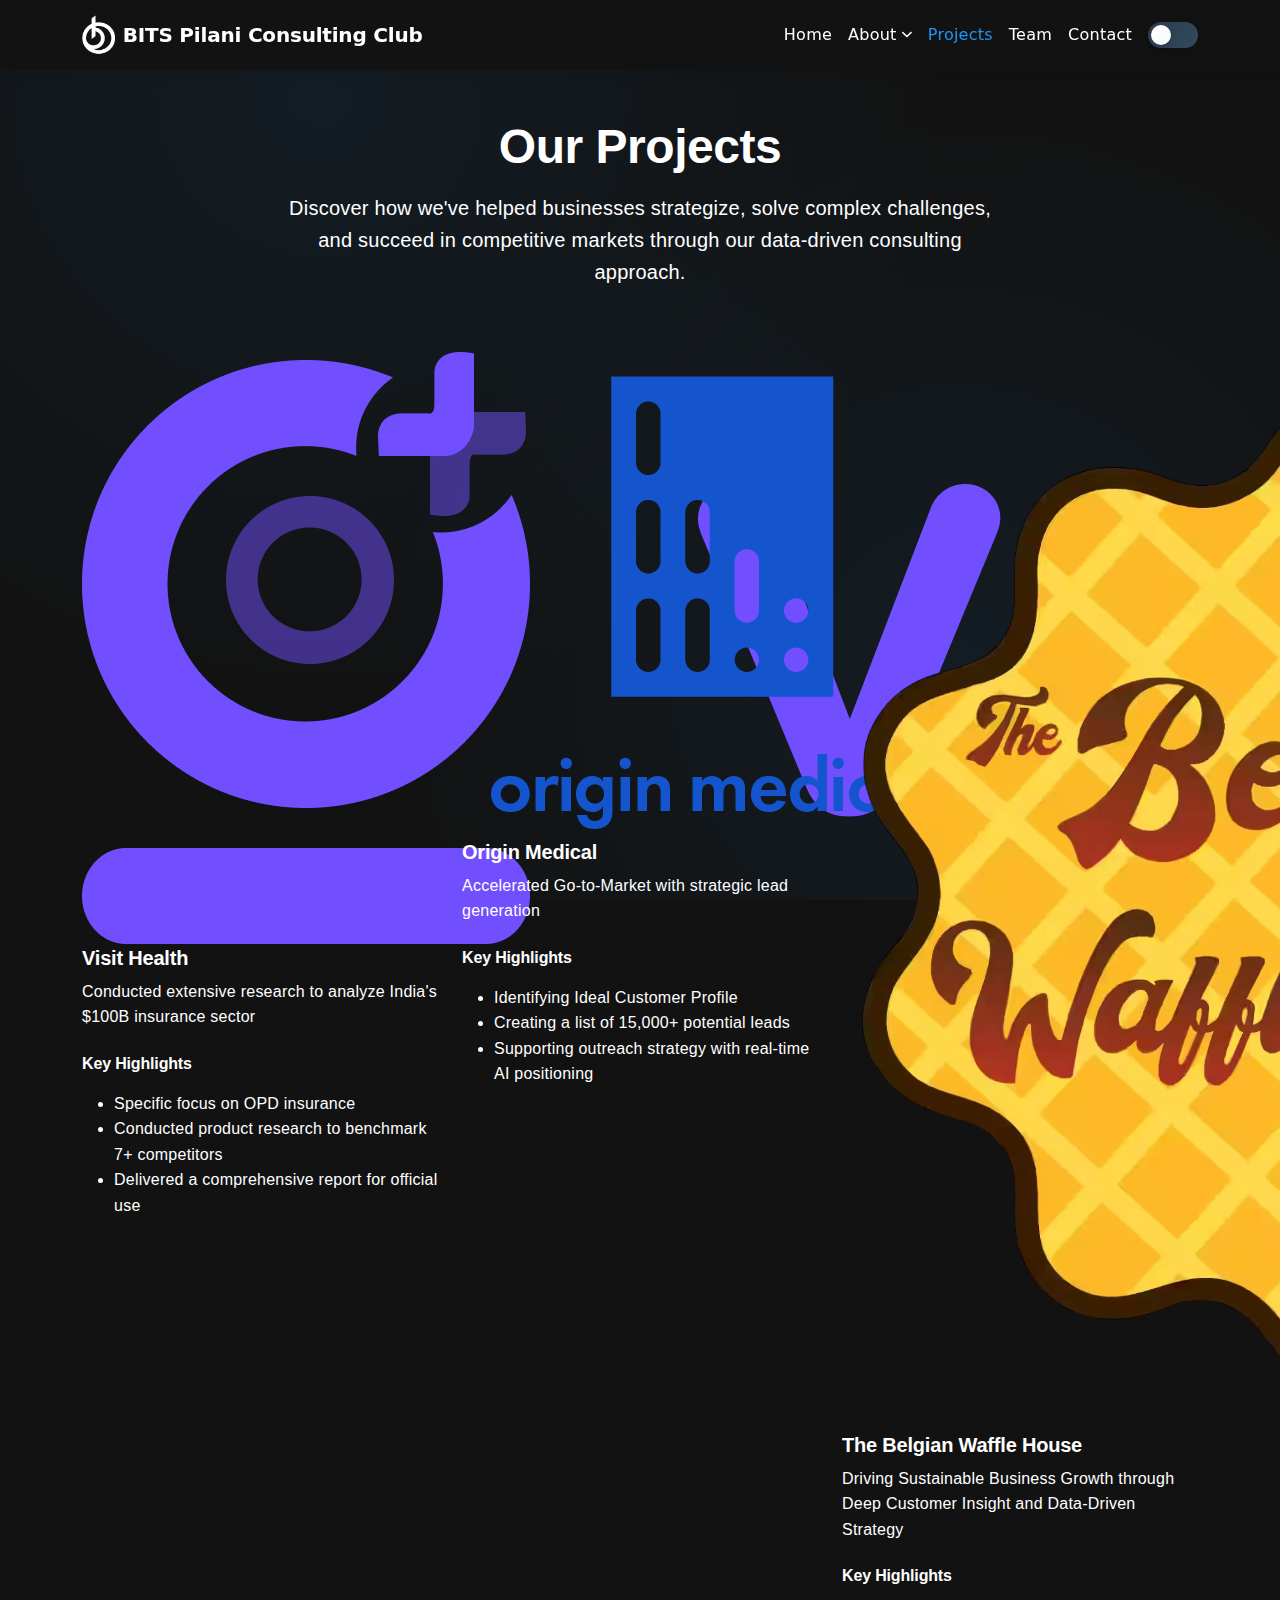
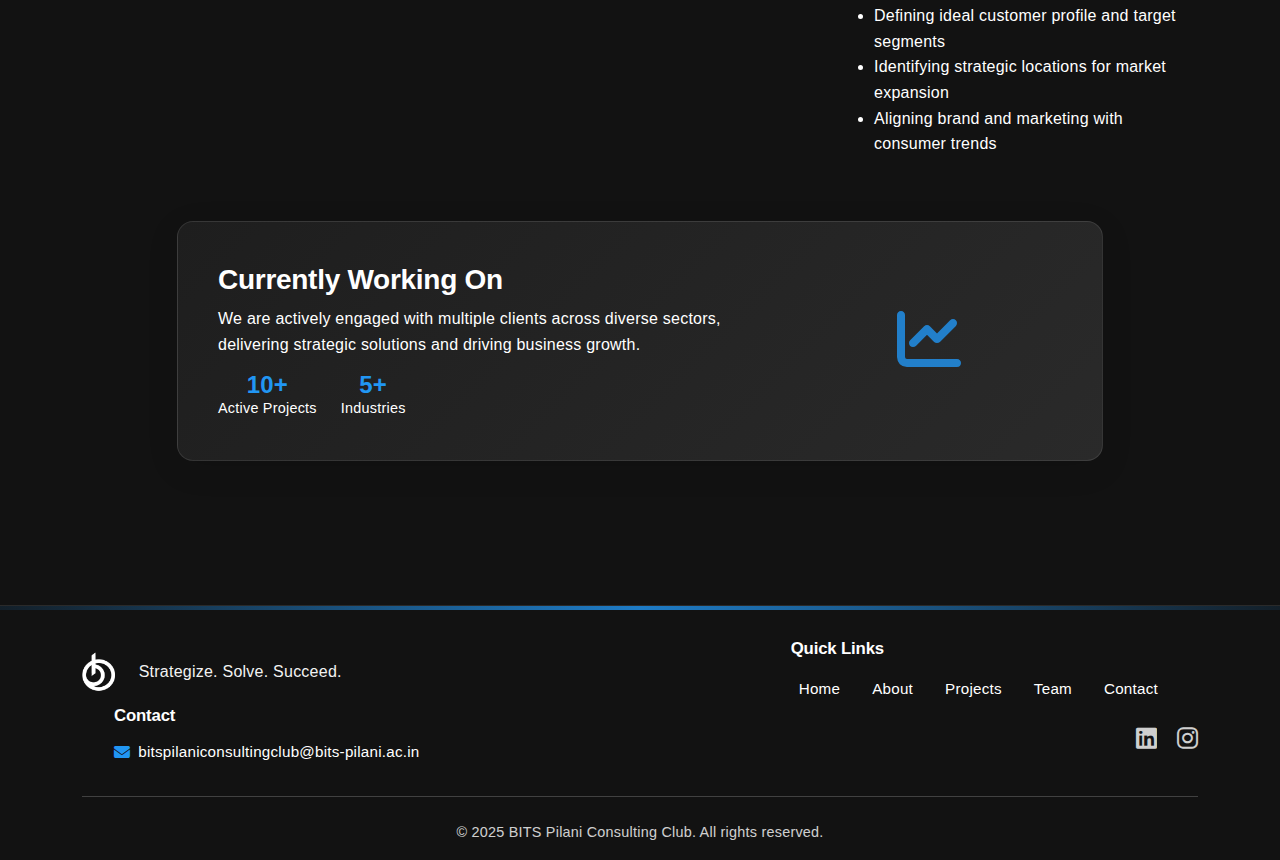
<file: projects.html>
<!DOCTYPE html>
<html lang="en" data-bs-theme="dark">
<head>
    <meta charset="UTF-8">
    <meta name="viewport" content="width=device-width, initial-scale=1.0">
    <title>Projects - BITS Pilani Consulting Club</title>
    <meta name="description" content="Explore the projects and case studies from BITS Pilani Consulting Club.">
    <!-- Bootstrap CSS -->
    <link href="https://cdn.jsdelivr.net/npm/bootstrap@5.3.0/dist/css/bootstrap.min.css" rel="stylesheet">
    <!-- Google Fonts -->
    <link rel="preconnect" href="https://fonts.googleapis.com">
    <link rel="preconnect" href="https://fonts.gstatic.com" crossorigin>
    <link href="https://fonts.googleapis.com/css2?family=DM+Sans:wght@400;500;700;800&display=swap" rel="stylesheet">
    <!-- Font Awesome Icons -->
    <link rel="stylesheet" href="https://cdnjs.cloudflare.com/ajax/libs/font-awesome/6.4.0/css/all.min.css">
    <!-- Custom CSS - Modular approach -->
    <link rel="stylesheet" href="css/main.css">
    <link rel="stylesheet" href="css/navbar.css">
    <link rel="stylesheet" href="css/hero.css">
    <link rel="stylesheet" href="css/cards.css">
    <link rel="stylesheet" href="css/footer.css">
    <link rel="stylesheet" href="css/utils.css">
    <link rel="stylesheet" href="css/theme-switcher.css">
</head>
<body class="dark-theme">
    <!-- Navigation - Fixed height and alignment -->
    <nav class="navbar navbar-expand-lg fixed-top">
        <div class="container">
            <!-- Hamburger button (left side in mobile only) -->
            <button class="navbar-toggler" type="button" data-bs-toggle="collapse" data-bs-target="#navbarNav" aria-controls="navbarNav" aria-expanded="false" aria-label="Toggle navigation">
                <span class="navbar-toggler-icon"></span>
            </button>
            
            <!-- Brand (logo and text together for desktop) -->
            <a class="navbar-brand" href="index.html">
                <img src="photos/bpcclogo.png" alt="BPCC Logo" class="navbar-logo navbar-logo-dark me-2" aria-hidden="true">
                <img src="photos/bpcclogo_light.png" alt="BPCC Logo" class="navbar-logo navbar-logo-light me-2" aria-hidden="true">
                <span class="navbar-brand-full">BITS Pilani Consulting Club</span>
            </a>

            <div class="collapse navbar-collapse" id="navbarNav">
                <ul class="navbar-nav ms-auto">
                    <li class="nav-item">
                        <a href="index.html" class="nav-link">Home</a>
                    </li>
                    <!-- About nav link with dropdown -->
                    <li class="nav-item dropdown">
                        <a href="about.html" class="nav-link" id="aboutDropdown" role="button" data-bs-toggle="dropdown" aria-expanded="false">
                            About <i class="fas fa-chevron-down small-arrow"></i>
                        </a>
                        <ul class="dropdown-menu" aria-labelledby="aboutDropdown">
                            <li><a class="dropdown-item" href="about.html#about-bits-section">About BITS Pilani</a></li>
                            <li><a class="dropdown-item" href="about.html#about-bpcc-section">About Us</a></li>
                        </ul>
                    </li>
                    <li class="nav-item">
                        <a href="projects.html" class="nav-link active">Projects</a>
                    </li>
                    <li class="nav-item">
                        <a href="team.html" class="nav-link">Team</a>
                    </li>
                    <li class="nav-item">
                        <a href="contact.html" class="nav-link">Contact</a>
                    </li>
                    <!-- Theme Toggle Button -->
                    <li class="nav-item ms-2">
                        <div class="theme-toggle-wrapper">
                            <label class="theme-switch" for="themeToggle">
                                <input type="checkbox" id="themeToggle">
                                <span class="slider round"></span>
                                <i class="fas fa-sun theme-icon-light"></i>
                                <i class="fas fa-moon theme-icon-dark"></i>
                            </label>
                        </div>
                    </li>
                </ul>
            </div>
        </div>
        
        <!-- Separate centered text ONLY for mobile - make it clickable -->
        <a href="index.html" class="navbar-brand-full d-lg-none">BITS Pilani Consulting Club</a>
    </nav>

    <main id="main-content">
        <!-- Projects Section -->
        <div class="container py-5">
            <div class="row justify-content-center">
                <div class="col-lg-8 text-center mb-5">
                    <h1 class="display-5 fw-bold mb-3">Our Projects</h1>
                    <p class="lead">Discover how we've helped businesses strategize, solve complex challenges, and succeed in competitive markets through our data-driven consulting approach.</p>
                </div>
            </div>

            <div class="row g-4 mb-5">
                <div class="col-lg-4">
                    <div class="project-card visit-health h-100">
                        <div class="project-header">
                            <div class="project-logo">
                                <img src="photos/projectlogos/visit.jpg" alt="Visit Health Logo">
                            </div>
                            <div class="project-title">
                                <h5 class="card-title fw-bold mb-2">Visit Health</h5>
                                <p class="project-subtitle">Conducted extensive research to analyze India's $100B insurance sector</p>
                            </div>
                        </div>
                        <div class="project-content">
                            <h6 class="mb-3 mt-4 fw-bold">Key Highlights</h6>
                            <ul class="project-highlights">
                                <li>Specific focus on OPD insurance</li>
                                <li>Conducted product research to benchmark 7+ competitors</li>
                                <li>Delivered a comprehensive report for official use</li>
                            </ul>
                        </div>
                    </div>
                </div>
                
                <div class="col-lg-4">
                    <div class="project-card origin-medical h-100">
                        <div class="project-header">
                            <div class="project-logo">
                                <img src="photos/projectlogos/originmedical.png" alt="Origin Medical Logo">
                            </div>
                            <div class="project-title">
                                <h5 class="card-title fw-bold mb-2">Origin Medical</h5>
                                <p class="project-subtitle">Accelerated Go-to-Market with strategic lead generation</p>
                            </div>
                        </div>
                        <div class="project-content">
                            <h6 class="mb-3 mt-4 fw-bold">Key Highlights</h6>
                            <ul class="project-highlights">
                                <li>Identifying Ideal Customer Profile</li>
                                <li>Creating a list of 15,000+ potential leads</li>
                                <li>Supporting outreach strategy with real-time AI positioning</li>
                            </ul>
                        </div>
                    </div>
                </div>
                
                <div class="col-lg-4">
                    <div class="project-card belgian-waffle h-100">
                        <div class="project-header">
                            <div class="project-logo">
                                <img src="photos/projectlogos/belgianwaffle.jpg" alt="Belgian Waffle House Logo">
                            </div>
                            <div class="project-title">
                                <h5 class="card-title fw-bold mb-2">The Belgian Waffle House</h5>
                                <p class="project-subtitle">Driving Sustainable Business Growth through Deep Customer Insight and Data-Driven Strategy</p>
                            </div>
                        </div>
                        <div class="project-content">
                            <h6 class="mb-3 mt-4 fw-bold">Key Highlights</h6>
                            <ul class="project-highlights">
                                <li>Defining ideal customer profile and target segments</li>
                                <li>Identifying strategic locations for market expansion</li>
                                <li>Aligning brand and marketing with consumer trends</li>
                            </ul>
                        </div>
                    </div>
                </div>
            </div>
            
            <!-- Ongoing Projects Section -->
            <div class="row justify-content-center mt-5">
                <div class="col-lg-10">
                    <div class="ongoing-projects-banner">
                        <div class="row align-items-center">
                            <div class="col-md-8">
                                <h3 class="fw-bold mb-2">Currently Working On</h3>
                                <p class="mb-3">We are actively engaged with multiple clients across diverse sectors, delivering strategic solutions and driving business growth.</p>
                                <div class="ongoing-stats d-flex flex-wrap gap-4">
                                    <div class="stat-item">
                                        <span class="stat-number-small">10+</span>
                                        <span class="stat-label-small">Active Projects</span>
                                    </div>
                                    <div class="stat-item">
                                        <span class="stat-number-small">5+</span>
                                        <span class="stat-label-small">Industries</span>
                                    </div>
                                </div>
                            </div>
                            <div class="col-md-4 text-center">
                                <div class="ongoing-icon">
                                    <i class="fas fa-chart-line"></i>
                                </div>
                            </div>
                        </div>
                    </div>
                </div>
            </div>
        </div>
    </main>

    <!-- Footer -->
    <footer class="footer mt-5">
        <div class="container">
            <div class="row align-items-center justify-content-between">
                <!-- Logo and motto -->
                <div class="col-auto">
                    <div class="footer-brand d-flex align-items-center">
                        <img src="photos/bpcclogo.png" alt="BPCC Logo" class="footer-logo footer-logo-dark">
                        <img src="photos/bpcclogo_light.png" alt="BPCC Logo" class="footer-logo footer-logo-light">
                        <span class="footer-motto">Strategize. Solve. Succeed.</span>
                    </div>
                </div>
                
                <!-- Quick Links with header -->
                <div class="col-auto">
                    <div class="footer-links">
                        <h6>Quick Links</h6>
                        <div class="footer-nav">
                            <a href="index.html">Home</a>
                            <a href="about.html">About</a>
                            <a href="projects.html">Projects</a>
                            <a href="team.html">Team</a>
                            <a href="contact.html">Contact</a>
                        </div>
                    </div>
                </div>
                
                <!-- Contact Email with header -->
                <div class="col-auto">
                    <div class="footer-contact">
                        <h6>Contact</h6>
                        <div class="footer-contact-item">
                            <i class="fas fa-envelope text-primary me-2"></i>
                            <span class="footer-email">bitspilaniconsultingclub@bits-pilani.ac.in</span>
                        </div>
                    </div>
                </div>
                
                <!-- Social Links -->
                <div class="col-auto">
                    <div class="social-links">
                        <a href="https://www.linkedin.com/company/bits-pilani-consulting-club/" target="_blank"><i class="fab fa-linkedin"></i></a>
                        <a href="https://www.instagram.com/bitspilaniconsultingclub/" target="_blank"><i class="fab fa-instagram"></i></a>
                    </div>
                </div>
            </div>
            
            <!-- Copyright -->
            <div class="footer-bottom text-center">
                <p>&copy; 2025 BITS Pilani Consulting Club. All rights reserved.</p>
            </div>
        </div>
    </footer>

    <!-- Back to top button -->
    <button class="btn btn-primary btn-sm rounded-circle position-fixed bottom-0 end-0 translate-middle-y m-4 d-none" id="backToTop">
        <i class="fas fa-arrow-up"></i>
    </button>

    <!-- Bootstrap JS -->
    <script src="https://cdn.jsdelivr.net/npm/bootstrap@5.3.0/dist/js/bootstrap.bundle.min.js"></script>
    <!-- Custom JS -->
    <script src="app.js"></script>
</body>
</html>
    <script src="app.js"></script>
</body>
</html>
</file>
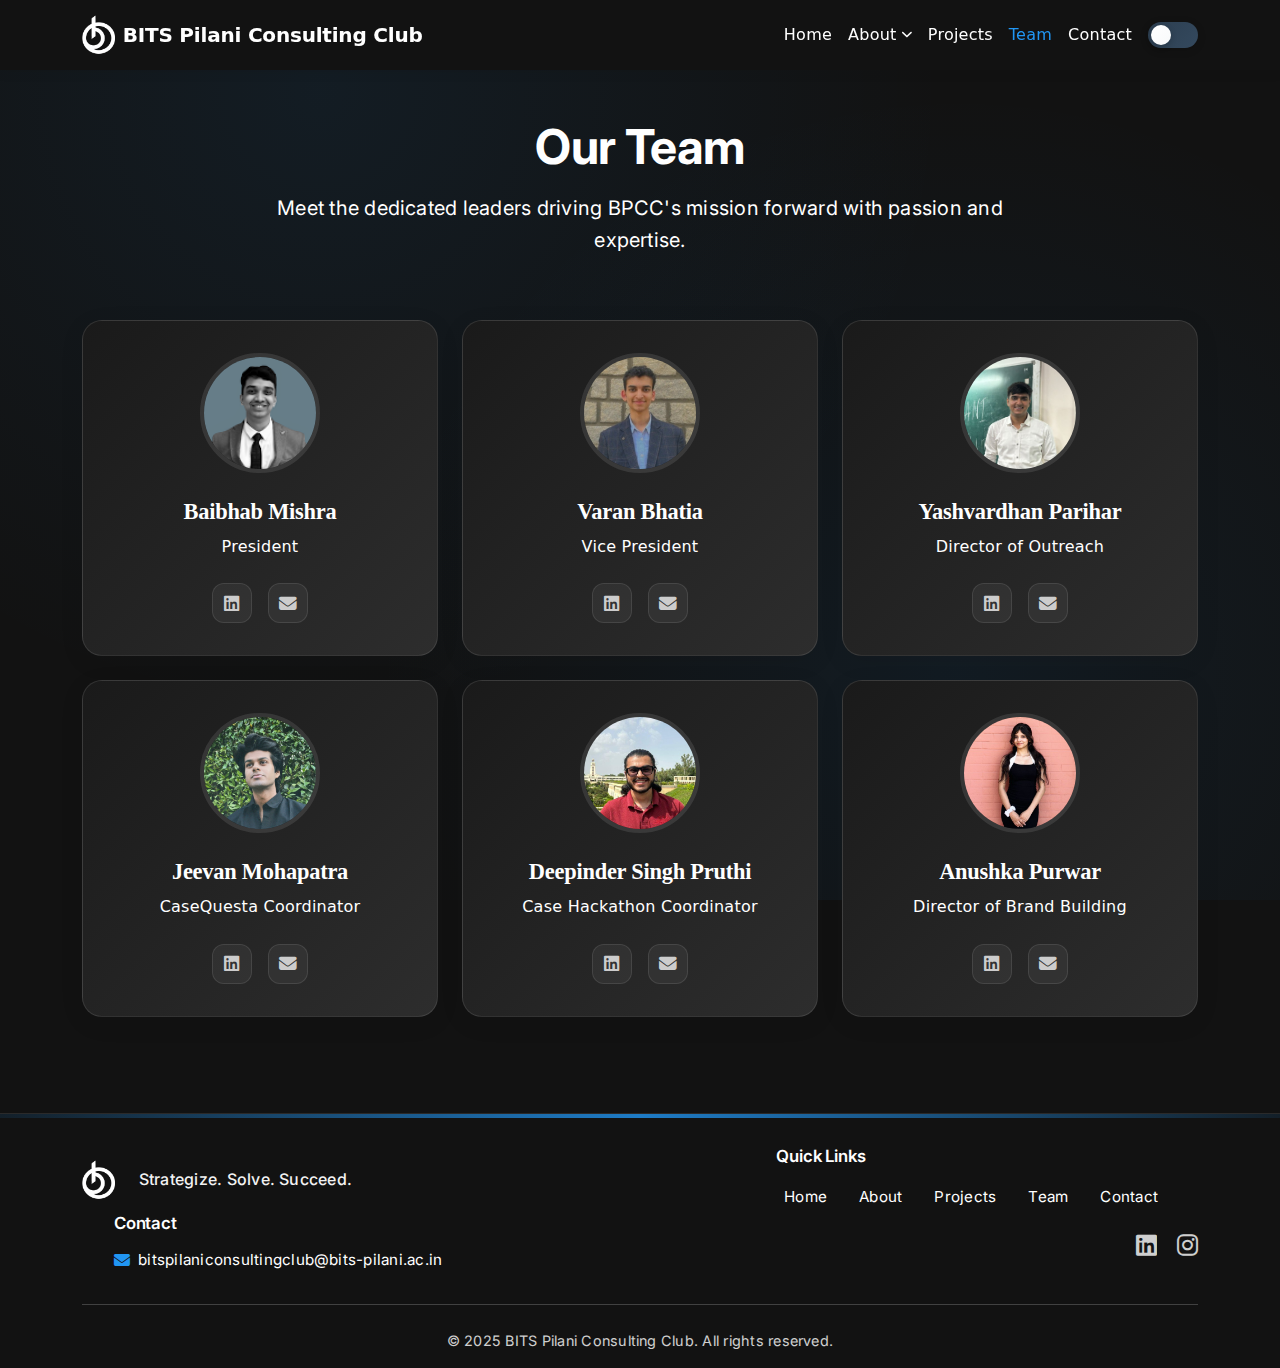
<file: team.html>
<!DOCTYPE html>
<html lang="en" data-bs-theme="dark">
<head>
    <meta charset="UTF-8">
    <meta name="viewport" content="width=device-width, initial-scale=1.0">
    <title>Team - BITS Pilani Consulting Club</title>
    <meta name="description" content="Meet the dedicated team members of BITS Pilani Consulting Club.">
    <!-- Bootstrap CSS -->
    <link href="https://cdn.jsdelivr.net/npm/bootstrap@5.3.0/dist/css/bootstrap.min.css" rel="stylesheet">
    <!-- Google Fonts -->
    <link rel="preconnect" href="https://fonts.googleapis.com">
    <link rel="preconnect" href="https://fonts.gstatic.com" crossorigin>
    <link href="https://fonts.googleapis.com/css2?family=Inter:wght@300;400;500;600;700&display=swap" rel="stylesheet">
    <!-- Font Awesome Icons -->
    <link rel="stylesheet" href="https://cdnjs.cloudflare.com/ajax/libs/font-awesome/6.4.0/css/all.min.css">
    <!-- Custom CSS - Modular approach -->
    <link rel="stylesheet" href="css/main.css">
    <link rel="stylesheet" href="css/navbar.css">
    <link rel="stylesheet" href="css/hero.css">
    <link rel="stylesheet" href="css/cards.css">
    <link rel="stylesheet" href="css/footer.css">
    <link rel="stylesheet" href="css/utils.css">
    <link rel="stylesheet" href="css/theme-switcher.css">
</head>
<body class="dark-theme">
    <!-- Navigation -->
    <nav class="navbar navbar-expand-lg fixed-top">
        <div class="container">
            <!-- Hamburger button (left side in mobile only) -->
            <button class="navbar-toggler" type="button" data-bs-toggle="collapse" data-bs-target="#navbarNav" aria-controls="navbarNav" aria-expanded="false" aria-label="Toggle navigation">
                <span class="navbar-toggler-icon"></span>
            </button>
            
            <!-- Brand (logo and text together for desktop) -->
            <a class="navbar-brand" href="index.html">
                <img src="photos/bpcclogo.png" alt="BPCC Logo" class="navbar-logo navbar-logo-dark me-2" aria-hidden="true">
                <img src="photos/bpcclogo_light.png" alt="BPCC Logo" class="navbar-logo navbar-logo-light me-2" aria-hidden="true">
                <span class="navbar-brand-full">BITS Pilani Consulting Club</span>
            </a>

            <div class="collapse navbar-collapse" id="navbarNav">
                <ul class="navbar-nav ms-auto">
                    <li class="nav-item">
                        <a href="index.html" class="nav-link">Home</a>
                    </li>
                    <!-- About nav link with dropdown -->
                    <li class="nav-item dropdown">
                        <a href="about.html" class="nav-link" id="aboutDropdown" role="button" data-bs-toggle="dropdown" aria-expanded="false">
                            About <i class="fas fa-chevron-down small-arrow"></i>
                        </a>
                        <ul class="dropdown-menu" aria-labelledby="aboutDropdown">
                            <li><a class="dropdown-item" href="about.html#about-bits-section">About BITS Pilani</a></li>
                            <li><a class="dropdown-item" href="about.html#about-bpcc-section">About Us</a></li>
                        </ul>
                    </li>
                    <li class="nav-item">
                        <a href="projects.html" class="nav-link">Projects</a>
                    </li>
                    <li class="nav-item">
                        <a href="team.html" class="nav-link active">Team</a>
                    </li>
                    <li class="nav-item">
                        <a href="contact.html" class="nav-link">Contact</a>
                    </li>
                    <!-- Theme Toggle Button -->
                    <li class="nav-item ms-2">
                        <div class="theme-toggle-wrapper">
                            <label class="theme-switch" for="themeToggle">
                                <input type="checkbox" id="themeToggle">
                                <span class="slider round"></span>
                                <i class="fas fa-sun theme-icon-light"></i>
                                <i class="fas fa-moon theme-icon-dark"></i>
                            </label>
                        </div>
                    </li>
                </ul>
            </div>
        </div>
        
        <!-- Separate centered text ONLY for mobile -->
        <span class="navbar-brand-full d-lg-none">BITS Pilani Consulting Club</span>
    </nav>

    <main id="main-content">
        <!-- Team Section -->
        <div class="container py-5">
            <div class="row justify-content-center">
                <div class="col-lg-8 text-center mb-5">
                    <h1 class="display-5 fw-bold mb-3">Our Team</h1>
                    <p class="lead">Meet the dedicated leaders driving BPCC's mission forward with passion and expertise.</p>
                </div>
            </div>

            <!-- Team Members Grid -->
            <div class="row g-4 justify-content-center">
                <!-- President -->
                <div class="col-lg-4 col-md-6">
                    <div class="team-card h-100">
                        <div class="team-card-body">
                            <div class="team-image-wrapper">
                                <img src="photos/team/baibhab.png" alt="Baibhab Mishra" class="team-image">
                            </div>
                            <h4 class="team-name">Baibhab Mishra</h4>
                            <p class="team-designation">President</p>
                            <div class="team-social-buttons">
                                <a href="https://www.linkedin.com/in/baibhab/" target="_blank" class="team-social-btn linkedin-btn">
                                    <i class="fab fa-linkedin"></i>
                                </a>
                                <a href="mailto:f20230239@pilani.bits-pilani.ac.in" class="team-social-btn email-btn">
                                    <i class="fas fa-envelope"></i>
                                </a>
                            </div>
                        </div>
                    </div>
                </div>

                <!-- Vice President -->
                <div class="col-lg-4 col-md-6">
                    <div class="team-card h-100">
                        <div class="team-card-body">
                            <div class="team-image-wrapper">
                                <img src="photos/team/varan.png" alt="Varan Bhatia" class="team-image">
                            </div>
                            <h4 class="team-name">Varan Bhatia</h4>
                            <p class="team-designation">Vice President</p>
                            <div class="team-social-buttons">
                                <a href="https://www.linkedin.com/in/varan-bhatia-7854721b6/" target="_blank" class="team-social-btn linkedin-btn">
                                    <i class="fab fa-linkedin"></i>
                                </a>
                                <a href="mailto:f202300960@pilani.bits-pilani.ac.in" class="team-social-btn email-btn">
                                    <i class="fas fa-envelope"></i>
                                </a>
                            </div>
                        </div>
                    </div>
                </div>

                <!-- Director of Outreach -->
                <div class="col-lg-4 col-md-6">
                    <div class="team-card h-100">
                        <div class="team-card-body">
                            <div class="team-image-wrapper">
                                <img src="photos/team/yash.png" alt="Yashvardhan Parihar" class="team-image">
                            </div>
                            <h4 class="team-name">Yashvardhan Parihar</h4>
                            <p class="team-designation">Director of Outreach</p>
                            <div class="team-social-buttons">
                                <a href="https://www.linkedin.com/in/yashvardhan70022/" target="_blank" class="team-social-btn linkedin-btn">
                                    <i class="fab fa-linkedin"></i>
                                </a>
                                <a href="mailto:f20230282@pilani.bits-pilani.ac.in" class="team-social-btn email-btn">
                                    <i class="fas fa-envelope"></i>
                                </a>
                            </div>
                        </div>
                    </div>
                </div>

                <!-- CaseQuesta Coordinator -->
                <div class="col-lg-4 col-md-6">
                    <div class="team-card h-100">
                        <div class="team-card-body">
                            <div class="team-image-wrapper">
                                <img src="photos/team/jeevan.png" alt="Jeevan Mohapatra" class="team-image">
                            </div>
                            <h4 class="team-name">Jeevan Mohapatra</h4>
                            <p class="team-designation">CaseQuesta Coordinator</p>
                            <div class="team-social-buttons">
                                <a href="https://www.linkedin.com/in/jeevan-mohapatra-1975b0319/" target="_blank" class="team-social-btn linkedin-btn">
                                    <i class="fab fa-linkedin"></i>
                                </a>
                                <a href="mailto:f20231052@pilani.bits-pilani.ac.in" class="team-social-btn email-btn">
                                    <i class="fas fa-envelope"></i>
                                </a>
                            </div>
                        </div>
                    </div>
                </div>

                <!-- Case Hackathon Coordinator -->
                <div class="col-lg-4 col-md-6">
                    <div class="team-card h-100">
                        <div class="team-card-body">
                            <div class="team-image-wrapper">
                                <img src="photos/team/dp.png" alt="Deepinder Singh Pruthi" class="team-image">
                            </div>
                            <h4 class="team-name">Deepinder Singh Pruthi</h4>
                            <p class="team-designation">Case Hackathon Coordinator</p>
                            <div class="team-social-buttons">
                                <a href="https://www.linkedin.com/in/deepinder-singh-pruthi/" target="_blank" class="team-social-btn linkedin-btn">
                                    <i class="fab fa-linkedin"></i>
                                </a>
                                <a href="mailto:f20230290@pilani.bits-pilani.ac.in" class="team-social-btn email-btn">
                                    <i class="fas fa-envelope"></i>
                                </a>
                            </div>
                        </div>
                    </div>
                </div>

                <!-- Director of Brand Building -->
                <div class="col-lg-4 col-md-6">
                    <div class="team-card h-100">
                        <div class="team-card-body">
                            <div class="team-image-wrapper">
                                <img src="photos/team/anushka.png" alt="Anushka Purwar" class="team-image">
                            </div>
                            <h4 class="team-name">Anushka Purwar</h4>
                            <p class="team-designation">Director of Brand Building</p>
                            <div class="team-social-buttons">
                                <a href="https://www.linkedin.com/in/anushka-purwar-5479712aa/" target="_blank" class="team-social-btn linkedin-btn">
                                    <i class="fab fa-linkedin"></i>
                                </a>
                                <a href="mailto:f202301173@pilani.bits-pilani.ac.in" class="team-social-btn email-btn">
                                    <i class="fas fa-envelope"></i>
                                </a>
                            </div>
                        </div>
                    </div>
                </div>
            </div>
        </div>
    </main>

    <!-- Footer -->
    <footer class="footer mt-5">
        <div class="container">
            <div class="row align-items-center justify-content-between">
                <!-- Logo and motto -->
                <div class="col-auto">
                    <div class="footer-brand d-flex align-items-center">
                        <img src="photos/bpcclogo.png" alt="BPCC Logo" class="footer-logo footer-logo-dark">
                        <img src="photos/bpcclogo_light.png" alt="BPCC Logo" class="footer-logo footer-logo-light">
                        <span class="footer-motto">Strategize. Solve. Succeed.</span>
                    </div>
                </div>
                
                <!-- Quick Links with header -->
                <div class="col-auto">
                    <div class="footer-links">
                        <h6>Quick Links</h6>
                        <div class="footer-nav">
                            <a href="index.html">Home</a>
                            <a href="about.html">About</a>
                            <a href="projects.html">Projects</a>
                            <a href="team.html">Team</a>
                            <a href="contact.html">Contact</a>
                        </div>
                    </div>
                </div>
                
                <!-- Contact Email with header -->
                <div class="col-auto">
                    <div class="footer-contact">
                        <h6>Contact</h6>
                        <div class="footer-contact-item">
                            <i class="fas fa-envelope text-primary me-2"></i>
                            <span class="footer-email">bitspilaniconsultingclub@bits-pilani.ac.in</span>
                        </div>
                    </div>
                </div>
                
                <!-- Social Links -->
                <div class="col-auto">
                    <div class="social-links">
                        <a href="https://www.linkedin.com/company/bits-pilani-consulting-club/" target="_blank"><i class="fab fa-linkedin"></i></a>
                        <a href="https://www.instagram.com/bitspilaniconsultingclub/" target="_blank"><i class="fab fa-instagram"></i></a>
                    </div>
                </div>
            </div>
            
            <!-- Copyright -->
            <div class="footer-bottom text-center">
                <p>&copy; 2025 BITS Pilani Consulting Club. All rights reserved.</p>
            </div>
        </div>
    </footer>

    <!-- Back to top button -->
    <button class="btn btn-primary btn-sm rounded-circle position-fixed bottom-0 end-0 translate-middle-y m-4 d-none" id="backToTop">
        <i class="fas fa-arrow-up"></i>
    </button>

    <!-- Bootstrap JS -->
    <script src="https://cdn.jsdelivr.net/npm/bootstrap@5.3.0/dist/js/bootstrap.bundle.min.js"></script>
    <!-- Custom JS -->
    <script src="app.js"></script>
</body>
</html>
    <!-- Custom JS -->
    <script src="app.js"></script>
</body>
</html>
</file>
<file: css/main.css>
/* Main CSS file with root variables and base styles */

:root {
  /* Common variables for all themes */
  --header-height: 70px;
  --footer-border-gradient: linear-gradient(90deg, 
    rgba(33, 150, 243, 0.1) 0%,
    rgba(33, 150, 243, 0.8) 50%,
    rgba(33, 150, 243, 0.1) 100%
  );
  --bs-primary: #2196F3; /* Blue accent color */
  --bs-primary-rgb: 33, 150, 243;
  --bs-primary-hover: #1976D2;
  
  /* Light Theme Colors - More grayscale */
  --light-bg-primary: #e8e8e8; /* Grayscale background */
  --light-bg-secondary: #d9d9d9; /* Slightly darker grayscale */
  --light-text-primary: #000000; /* Pure black text */
  --light-text-secondary: #333333; /* Dark gray secondary text */
  --light-muted: #666666; /* Medium gray for muted text */
  --light-border: rgba(0, 0, 0, 0.12);
  --light-card-bg: #f5f5f5;
  --light-card-shadow: 0 0.5rem 1rem rgba(0, 0, 0, 0.1);
  --light-hero-overlay: rgba(232, 232, 232, 0.7); /* Grayscale overlay */
  --light-navbar-bg: rgba(232, 232, 232, 0.98); /* Matching navbar to bg */
  --light-dropdown-bg: #f0f0f0;
  --light-footer-bg: #d9d9d9;
  
  /* Dark Theme Colors - Pure white text */
  --dark-bg-primary: #121212;
  --dark-bg-secondary: #1e1e1e;
  --dark-text-primary: #ffffff; /* Pure white text */
  --dark-text-secondary: #cccccc; /* Light gray secondary text */
  --dark-muted: #999999; /* Light gray for muted text */
  --dark-border: rgba(255, 255, 255, 0.1);
  --dark-card-bg: #1e1e1e;
  --dark-card-shadow: 0 0.5rem 1rem rgba(0, 0, 0, 0.3);
  --dark-hero-overlay: rgba(18, 18, 18, 0.7);
  --dark-navbar-bg: rgba(18, 18, 18, 0.98);
  --dark-dropdown-bg: #212529;
  --dark-footer-bg: #121212;
  
  /* Font properties */
  --font-weight-normal: 400;
  --font-weight-medium: 500;
  --font-weight-bold: 600;
  --font-weight-extra: 700;
  --letter-spacing-normal: 0.015em;
  --line-height-relaxed: 1.6;
}

/* Dark Theme Applied */
body.dark-theme {
  --bg-primary: var(--dark-bg-primary);
  --bg-secondary: var(--dark-bg-secondary);
  --text-primary: var(--dark-text-primary);
  --text-secondary: var(--dark-text-secondary);
  --text-muted: var(--dark-muted);
  --border: var(--dark-border);
  --card-bg: var(--dark-card-bg);
  --card-shadow: var(--dark-card-shadow);
  --hero-overlay: var(--dark-hero-overlay);
  --navbar-bg: var(--dark-navbar-bg);
  --dropdown-bg: var(--dark-dropdown-bg);
  --footer-bg: var(--dark-footer-bg);
  
  background-image: 
    radial-gradient(circle at 25% 10%, rgba(33, 150, 243, 0.08) 0%, transparent 50%), 
    radial-gradient(circle at 75% 75%, rgba(33, 150, 243, 0.08) 0%, transparent 50%);
}

/* Light Theme Applied */
body.light-theme {
  --bg-primary: var(--light-bg-primary);
  --bg-secondary: var(--light-bg-secondary);
  --text-primary: var(--light-text-primary);
  --text-secondary: var(--light-text-secondary);
  --text-muted: var(--light-muted);
  --border: var(--light-border);
  --card-bg: var(--light-card-bg);
  --card-shadow: var(--light-card-shadow);
  --hero-overlay: var(--light-hero-overlay);
  --navbar-bg: var(--light-navbar-bg);
  --dropdown-bg: var(--light-dropdown-bg);
  --footer-bg: var(--light-footer-bg);
  
  background-image: 
    radial-gradient(circle at 25% 10%, rgba(33, 150, 243, 0.05) 0%, transparent 50%), 
    radial-gradient(circle at 75% 75%, rgba(33, 150, 243, 0.05) 0%, transparent 50%);
}

/* Base Body Styling - Enhanced for readability */
body {
  font-family: 'Inter', -apple-system, BlinkMacSystemFont, 'Segoe UI', Roboto, Oxygen, Ubuntu, Cantarell, sans-serif;
  overflow-x: hidden;
  padding-top: var(--header-height);
  background-color: var(--bg-primary);
  color: var(--text-primary);
  transition: background-color 0.3s ease, color 0.3s ease;
  background-attachment: fixed;
  font-weight: var(--font-weight-normal);
  letter-spacing: var(--letter-spacing-normal);
  line-height: var(--line-height-relaxed);
  -webkit-font-smoothing: antialiased;
  -moz-osx-font-smoothing: grayscale;
}

/* Enhanced Typography */
h1, h2, h3, h4, h5, h6 {
  font-weight: var(--font-weight-bold);
  letter-spacing: -0.01em;
  line-height: 1.3;
}

p {
  margin-bottom: 1rem;
}

.lead {
  font-weight: var(--font-weight-normal);
  line-height: var(--line-height-relaxed);
}

/* Fix form control colors in light theme */
body.light-theme .form-control {
  background-color: #ffffff;
  color: var(--text-primary);
  border-color: rgba(0, 0, 0, 0.2);
}

body.light-theme .form-control::placeholder {
  color: #6c757d;
}

body.light-theme .form-label {
  color: var(--text-primary);
}

body.light-theme .text-muted {
  color: var(--text-secondary) !important;
}

/* Fix card text colors in light mode */
body.light-theme .card-text {
  color: var(--text-secondary);
}

/* Fix for modal dialogs */
.modal-content {
  background-color: var(--card-bg);
  color: var(--text-primary);
  border-color: var(--border);
}

.modal-header {
  border-bottom-color: var(--border);
}

.modal-footer {
  border-top-color: var(--border);
}

/* Fix for code blocks to ensure proper theme colors */
pre, code {
  background-color: var(--bg-secondary);
  color: var(--text-primary);
  border-radius: 0.25rem;
  padding: 0.125rem 0.25rem;
  font-family: SFMono-Regular, Menlo, Monaco, Consolas, "Liberation Mono", "Courier New", monospace;
}

pre {
  padding: 1rem;
  margin-bottom: 1rem;
}

/* Custom scrollbar for improved UX */
::-webkit-scrollbar {
  width: 10px;
  height: 10px;
}

::-webkit-scrollbar-track {
  background: var(--bg-secondary);
}

::-webkit-scrollbar-thumb {
  background: #888;
  border-radius: 5px;
}

::-webkit-scrollbar-thumb:hover {
  background: #666;
}

/* Make links inside articles more visible */
article a {
  color: var(--bs-primary);
  text-decoration: none;
  font-weight: var(--font-weight-medium);
  transition: color 0.2s ease;
}

article a:hover {
  color: var(--bs-primary-hover);
  text-decoration: underline;
}

/* Enhanced section heading styles */
.section-heading {
  position: relative;
  display: inline-block;
  font-weight: 700;
  margin-bottom: 2rem;
  padding-bottom: 0.75rem;
  color: var(--text-primary);
}

/* Light theme text adjustments */
body.light-theme .section-heading {
  color: #333333;
}

body.dark-theme .section-heading {
  color: #ffffff;
}

/* Better text contrast for both themes */
body.light-theme .alumni-section,
body.light-theme .competitions-section {
  color: #333333;
}

body.dark-theme .alumni-section,
body.dark-theme .competitions-section {
  color: #ffffff;
}

/* Enhanced theme-aware styling for logo sections */
body.light-theme .alumni-section .section-heading,
body.light-theme .competitions-section .section-heading {
  color: #333333;
}

body.dark-theme .alumni-section .section-heading,
body.dark-theme .competitions-section .section-heading {
  color: #ffffff;
}

/* Additional utility classes for the about page */
.section-heading {
  position: relative;
  display: inline-block;
  font-weight: 700;
  margin-bottom: 2rem;
  padding-bottom: 0.75rem;
}

.section-heading:after {
  content: '';
  position: absolute;
  width: 60%;
  height: 3px;
  background: linear-gradient(to right, var(--bs-primary), rgba(33, 150, 243, 0.3));
  bottom: 0;
  left: 20%;
  border-radius: 2px;
}

.about-text {
  font-size: 1.15rem;
  line-height: 1.7;
  color: var(--text-primary);
  max-width: 900px;
  margin-left: auto;
  margin-right: auto;
}

/* Remove any stats container styling in main.css */
body.light-theme .stats-container,
body.dark-theme .stats-container {
  background-color: transparent !important;
  border-radius: 0 !important;
  box-shadow: none !important;
}

/* Force white text in BITS Pilani section */
#about-bits-section h1,
#about-bits-section p,
#about-bits-section .lead {
  color: #ffffff !important;
}
</file>
<file: css/navbar.css>
/* Navbar Styling - Fixed brand color and improved theming */
.navbar {
  background-color: var(--navbar-bg) !important;
  box-shadow: 0 2px 12px rgba(0, 0, 0, 0.08); /* Softer shadow */
  height: var(--header-height);
  padding: 0;
  border: none;
  position: fixed;
  top: 0;
  right: 0;
  left: 0;
  z-index: 1030;
  display: flex;
  align-items: center;
  transition: background-color 0.3s ease, box-shadow 0.3s ease;
  backdrop-filter: blur(10px); /* Added backdrop blur for modern look */
}

.navbar .container {
  height: 100%;
}

.navbar-brand {
  color: var(--text-primary) !important;
  display: flex;
  flex-direction: row;
  align-items: center;
  padding: 0;
  margin: 0;
  height: 100%;
  font-weight: var(--font-weight-medium);
  text-decoration: none !important;
  transition: color 0.3s ease;
}

.navbar-logo {
  height: 40px;
  width: auto;
  transition: opacity 0.3s ease;
}

/* Logo display in navbar */
.navbar-logo-dark, 
.navbar-logo-light,
.footer-logo-dark,
.footer-logo-light {
  display: none;
}

/* Show dark logo in light theme */
body.light-theme .navbar-logo-dark,
body.light-theme .footer-logo-dark {
  display: none;
}

body.light-theme .navbar-logo-light,
body.light-theme .footer-logo-light {
  display: block;
}

/* Show light logo in dark theme */
body.dark-theme .navbar-logo-dark,
body.dark-theme .footer-logo-dark {
  display: block;
}

body.dark-theme .navbar-logo-light,
body.dark-theme .footer-logo-light {
  display: none;
}

.navbar-brand-full {
  font-size: 1.25rem;
  font-weight: var(--font-weight-medium);
  color: var(--text-primary);
  letter-spacing: -0.01em; /* Improved letter spacing */
}

.navbar-brand:hover .navbar-brand-full {
  color: var(--bs-primary);
}

.navbar-nav {
  height: 100%;
  display: flex;
  align-items: center;
}

.navbar-nav .nav-item {
  height: 100%;
  display: flex;
  align-items: center;
}

.navbar-nav .nav-link {
  color: var(--text-primary) !important;
  padding: 0 1rem;
  height: 100%;
  display: flex;
  align-items: center;
  font-weight: var(--font-weight-medium);
}

.navbar-nav .nav-link.active {
  color: var(--bs-primary) !important;
}

.navbar-nav .nav-link:hover {
  color: var(--bs-primary) !important;
}

/* Small arrow in navbar */
.small-arrow {
  font-size: 0.7rem;
  margin-left: 0.25rem;
}

.navbar-toggler {
  border-color: var(--border);
  color: var(--text-primary);
}

/* Desktop dropdown hover functionality with proper positioning */
@media (min-width: 992px) {
  .dropdown {
    position: relative;
  }
  
  .dropdown-menu {
    display: none;
    position: absolute;
    top: 100%;
    left: 0;
    z-index: 1000;
    margin-top: 0;
    border: 1px solid var(--border);
    border-radius: 8px;
    box-shadow: 0 4px 12px rgba(0, 0, 0, 0.1);
    padding: 0.5rem 0;
    min-width: 200px;
    background: var(--card-bg);
  }
  
  /* Dark theme dropdown */
  body.dark-theme .dropdown-menu {
    background: #1a1a1a;
    border-color: rgba(255, 255, 255, 0.1);
    box-shadow: 0 4px 12px rgba(0, 0, 0, 0.3);
  }
  
  /* Light theme dropdown */
  body.light-theme .dropdown-menu {
    background: #ffffff;
    border-color: rgba(0, 0, 0, 0.1);
    box-shadow: 0 4px 12px rgba(0, 0, 0, 0.1);
  }
  
  .dropdown:hover .dropdown-menu {
    display: block;
  }
  
  .dropdown-item {
    padding: 0.5rem 1rem;
    color: var(--text-secondary);
    transition: all 0.3s ease;
    border: none;
    background: transparent;
  }
  
  .dropdown-item:hover,
  .dropdown-item:focus {
    background: var(--bg-secondary);
    color: var(--text-primary);
  }
  
  /* Hide the mobile-only centered text on desktop */
  .navbar-brand-full.d-lg-none {
    display: none !important;
  }
}

/* Mobile layout - ONLY apply to mobile screens */
@media (max-width: 991px) {
  .navbar .container {
    display: flex;
    align-items: center;
    justify-content: space-between;
    position: relative;
  }
  
  .navbar-toggler {
    order: 1;
    position: absolute;
    left: 1rem; /* Added margin from edge */
    z-index: 1000;
    border: none; /* Removed border */
    padding: 0.25rem 0.4rem;
    border-radius: 0; /* Removed border radius */
    transition: all 0.3s ease;
    background: transparent; /* Removed background */
    box-shadow: none; /* Removed box shadow */
  }
  
  .navbar-brand {
    order: 3;
    position: absolute;
    right: 1rem; /* Added margin from edge */
    z-index: 1000;
    margin: 0;
  }
  
  .navbar-brand img {
    height: 35px;
    width: auto;
  }
  
  /* Hide the text inside navbar-brand in mobile */
  .navbar-brand .navbar-brand-full {
    display: none;
  }
  
  /* Show separate centered text only in mobile - make it clickable */
  .navbar-brand-full.d-lg-none {
    position: absolute;
    left: 50%;
    top: 50%;
    transform: translate(-50%, -50%);
    font-size: 0.85rem;
    font-weight: 500;
    color: var(--text-primary);
    white-space: nowrap;
    z-index: 999;
    pointer-events: auto;
    order: 2;
    display: block !important;
    cursor: pointer;
    text-decoration: none;
    transition: color 0.3s ease;
    letter-spacing: -0.005em; /* Improved mobile text spacing */
  }
  
  /* Hover effect for clickable title */
  .navbar-brand-full.d-lg-none:hover {
    color: var(--bs-primary);
  }
  
  /* Clean hamburger styling - no background, no border */
  body.dark-theme .navbar-toggler,
  body.light-theme .navbar-toggler {
    background: transparent !important;
    border: none !important;
    box-shadow: none !important;
  }
  
  .navbar-toggler:hover {
    background: transparent !important;
    border: none !important;
    box-shadow: none !important;
  }
  
  .navbar-toggler:focus {
    background: transparent !important;
    border: none !important;
    box-shadow: none !important;
    outline: none !important;
  }
  
  .navbar-toggler-icon {
    width: 18px; /* Slightly larger for better visibility */
    height: 18px;
    background-size: 18px 18px;
  }
  
  /* Custom hamburger icon for better visibility - just the lines */
  body.dark-theme .navbar-toggler-icon {
    background-image: url("data:image/svg+xml,%3csvg xmlns='http://www.w3.org/2000/svg' viewBox='0 0 30 30'%3e%3cpath stroke='rgba%28255, 255, 255, 0.9%29' stroke-linecap='round' stroke-miterlimit='10' stroke-width='2' d='m4 7h22M4 15h22M4 23h22'/%3e%3c/svg%3e");
  }
  
  body.light-theme .navbar-toggler-icon {
    background-image: url("data:image/svg+xml,%3csvg xmlns='http://www.w3.org/2000/svg' viewBox='0 0 30 30'%3e%3cpath stroke='rgba%280, 0, 0, 0.9%29' stroke-linecap='round' stroke-miterlimit='10' stroke-width='2' d='m4 7h22M4 15h22M4 23h22'/%3e%3c/svg%3e");
  }
  
  .navbar-collapse {
    position: fixed;
    top: 0;
    left: -100%;
    width: 280px;
    height: 100vh;
    padding: 1.5rem;
    transition: left 0.3s ease-in-out;
    z-index: 9999;
    overflow-y: auto;
    border: none;
    border-right: none;
  }
  
  /* Dark theme sidebar */
  body.dark-theme .navbar-collapse {
    background: #000000;
    box-shadow: 5px 0 15px rgba(0, 0, 0, 0.5);
  }
  
  /* Light theme sidebar */
  body.light-theme .navbar-collapse {
    background: #ffffff;
    box-shadow: 5px 0 15px rgba(0, 0, 0, 0.2);
  }
  
  .navbar-collapse.show {
    left: 0;
  }
  
  .navbar-nav {
    flex-direction: column;
    gap: 0;
    margin-top: 3rem;
    padding: 0;
  }
  
  .nav-item {
    width: 100%;
    margin-bottom: 0;
  }
  
  /* Clean nav links without complex icons */
  .nav-link {
    padding: 0.75rem 0;
    border-radius: 0;
    margin: 0;
    font-size: 0.95rem;
    font-weight: 500;
    width: 100%;
    text-align: left;
    color: var(--text-primary);
    border-bottom: 1px solid var(--border);
    transition: all 0.3s cubic-bezier(0.4, 0, 0.2, 1); /* Smoother transition */
    display: block;
    background: transparent;
  }
  
  .nav-link:hover {
    background: var(--bg-secondary);
    color: var(--bs-primary);
    padding-left: 0.75rem; /* Slightly more pronounced hover effect */
  }
  
  .nav-link.active {
    color: var(--bs-primary);
    background: var(--bg-secondary);
    padding-left: 0.5rem;
  }
  
  /* Close button for sidebar */
  .navbar-collapse::before {
    content: '×';
    position: absolute;
    top: 1rem;
    right: 1rem;
    font-size: 1.8rem;
    color: var(--text-primary);
    cursor: pointer;
    z-index: 10000;
    width: 36px;
    height: 36px;
    display: flex;
    align-items: center;
    justify-content: center;
    border-radius: 50%;
    background: var(--bg-secondary);
    transition: all 0.3s ease;
  }
  
  .navbar-collapse::before:hover {
    background: var(--bs-primary);
    color: white;
  }
  
  /* Simplify About section for mobile */
  .nav-item.dropdown {
    position: relative;
    display: block;
    width: 100%;
  }
  
  .dropdown-toggle {
    padding: 0.75rem 0 !important;
    border-radius: 0 !important;
    margin: 0 !important;
    font-size: 0.95rem !important;
    font-weight: 500 !important;
    width: 100% !important;
    text-align: left !important;
    color: var(--text-primary) !important;
    border-bottom: 1px solid var(--border) !important;
    transition: all 0.3s ease !important;
    display: block !important;
    background: transparent !important;
    border: none !important;
    border-bottom: 1px solid var(--border) !important;
  }
  
  .dropdown-toggle:hover {
    background: var(--bg-secondary) !important;
    color: var(--bs-primary) !important;
    padding-left: 0.5rem !important;
  }
  
  /* Hide dropdown arrow and submenu in mobile */
  .small-arrow {
    display: none !important;
  }
  
  .dropdown-menu {
    display: none !important;
  }
  
  /* Compact theme toggle */
  .theme-toggle-wrapper {
    margin-top: 1.5rem;
    padding: 0.75rem 0;
    border-top: 1px solid var(--border);
    justify-content: flex-start;
    display: flex;
    align-items: center;
    gap: 0.75rem;
  }
  
  .theme-toggle-wrapper::before {
    content: 'Theme';
    color: var(--text-primary);
    font-size: 0.95rem;
    font-weight: 500;
  }
  
  /* Backdrop overlay */
  .navbar-collapse.show::after {
    content: '';
    position: fixed;
    top: 0;
    left: 280px;
    right: 0;
    bottom: 0;
    background: rgba(0, 0, 0, 0.5);
    z-index: -1;
  }
}

@media (max-width: 768px) {
  .navbar {
    padding: 0.75rem 0;
  }
  
  .navbar-brand {
    font-size: 1rem;
  }
  
  .navbar-brand-full {
    font-size: 1rem;
  }
  
  .navbar-logo {
    height: 35px;
  }
}

@media (max-width: 576px) {
  .navbar-brand-full.d-lg-none {
    font-size: 0.75rem !important;
  }
  
  .navbar-logo {
    height: 30px;
  }
  
  .navbar {
    padding: 0.5rem 0;
  }
}

.navbar,
.navbar-nav,
.navbar-nav .nav-link,
.navbar-brand,
.navbar-toggler,
.navbar-brand-full {
  font-family: 'SF Pro Display', -apple-system, BlinkMacSystemFont, 'Segoe UI', system-ui, sans-serif !important;
}

.navbar-brand-full,
.navbar-brand .navbar-brand-full {
  font-weight: 750 !important;
  letter-spacing: -0.01em;
}
</file>
<file: css/hero.css>
/* Hero Section Styles */

/* Fix for Hero Section background images to fill container fully */
.hero {
  position: relative;
  overflow: hidden;
  background-size: cover;
  background-position: center;
  background-repeat: no-repeat;
  min-height: 80vh;
  display: flex;
  align-items: center;
  justify-content: center;
}

.hero-overlay {
  position: absolute;
  top: 0;
  left: 0;
  width: 100%;
  height: 100%;
  background-color: rgba(18, 18, 18, 0.65); /* Slightly lighter for better readability */
  backdrop-filter: blur(8px); /* Enhanced blur */
}

.hero .container {
  position: relative;
  z-index: 1;
}

.hero .row {
  min-height: 50vh; /* Ensures vertical centering */
  display: flex;
  align-items: center;
}

/* Hero text - improved centering and better sizing */
.hero-title, 
.hero-subtitle {
  color: white !important;
  text-shadow: 0 1px 3px rgba(0, 0, 0, 0.5);
  text-align: center;
}

.hero-title {
  font-size: 3.2rem; /* Increased size as requested */
  font-weight: 700;
  margin-bottom: 1rem;
  letter-spacing: -0.025em; /* Improved letter spacing */
}

.hero-subtitle {
  font-size: 1.15rem;
  max-width: 700px;
  margin-left: auto;
  margin-right: auto;
  line-height: 1.65; /* Better readability */
}

/* Button styling improvements - Make them more visible */
.hero-cta {
  display: flex;
  justify-content: center;
  gap: 1rem;
  flex-wrap: wrap;
}

.hero-cta .btn {
  padding: 0.875rem 2rem; /* Slightly larger padding */
  font-weight: 500;
  transition: all 0.3s cubic-bezier(0.4, 0, 0.2, 1); /* Smoother transition */
  letter-spacing: 0.01em; /* Improved letter spacing */
}

.hero-cta .btn-primary {
  background-color: var(--bs-primary);
  border-color: var(--bs-primary);
  color: white !important;
}

.hero-cta .btn-outline-secondary {
  border-color: rgba(255, 255, 255, 0.6);
  color: white !important;
  background: rgba(255, 255, 255, 0.1);
}

.hero-cta .btn-primary:hover {
  background-color: var(--bs-primary-hover);
  border-color: var(--bs-primary-hover);
  transform: translateY(-4px); /* Enhanced hover effect */
  box-shadow: 0 8px 20px rgba(0, 0, 0, 0.2); /* Enhanced shadow */
}

.hero-cta .btn-outline-secondary:hover {
  background-color: rgba(255, 255, 255, 0.2);
  border-color: white;
  transform: translateY(-4px); /* Enhanced hover effect */
  box-shadow: 0 8px 20px rgba(0, 0, 0, 0.2); /* Enhanced shadow */
}

/* Improved BITS Pilani hero section */
.bits-hero {
  position: relative;
  overflow: hidden;
  background-size: cover;
  background-position: center;
  background-repeat: no-repeat;
  min-height: 500px;
  display: flex;
  align-items: center;
}

.bits-overlay {
  position: absolute;
  top: 0;
  left: 0;
  width: 100%;
  height: 100%;
  background-color: rgba(18, 18, 18, 0.75); /* Better contrast */
  backdrop-filter: blur(6px); /* Enhanced blur */
}

/* Force white text always with multiple important flags */
.bits-text,
.bits-hero h1,
.bits-hero p,
.bits-hero .lead {
  color: #ffffff !important;
  text-shadow: 0 1px 3px rgba(0, 0, 0, 0.5) !important;
}

/* Extra-strong light theme override */
body.light-theme .bits-text,
body.light-theme .bits-hero h1,
body.light-theme .bits-hero p,
body.light-theme .bits-hero .lead {
  color: #ffffff !important;
}

/* Override Bootstrap's text color utilities */
.bits-hero .text-dark,
.bits-hero .text-black,
.bits-hero [class*="text-"] {
  color: #ffffff !important;
}

/* Custom class to apply directly to elements */
.always-white-text {
  color: #ffffff !important;
}

/* Carousel styles */
.carousel-inner {
  max-height: none;
  overflow: hidden;
}

.carousel-item {
  height: auto;
  background-color: #121212;
}

.carousel-item img {
  object-fit: contain;
  width: 100%;
  max-height: 500px;
}

/* Make gallery carousel arrows white */
.carousel-control-prev-icon,
.carousel-control-next-icon {
  background-color: rgba(0, 0, 0, 0.5);
  border-radius: 50%;
  width: 40px;
  height: 40px;
  background-size: 50%;
  filter: brightness(2); /* Make white */
}

/* Responsive adjustments */
@media (max-width: 992px) {
  .carousel-item img {
    max-height: 450px;
  }
  
  .hero {
    min-height: 90vh;
  }
  
  .bits-hero {
    min-height: 400px;
  }
  
  .hero-title {
    font-size: 2.8rem;
  }
}

@media (max-width: 768px) {
  .carousel-item img {
    max-height: 350px;
  }
  
  .hero {
    min-height: 80vh;
  }
  
  .bits-hero {
    min-height: 350px;
  }
  
  .hero-title {
    font-size: 2.5rem;
  }
}

@media (max-width: 576px) {
  .carousel-item img {
    max-height: 250px;
  }
  
  .hero {
    min-height: 70vh;
  }
  
  .bits-hero {
    min-height: 300px;
  }
  
  .hero-title {
    font-size: 2.2rem;
  }
}
</file>
<file: css/cards.css>
/* Card components styling including service cards, approach cards, etc */

/* Service Section Cards - Clean style with top borders */
.service-deck {
  background: var(--card-bg);
  border: 1px solid var(--border-color);
  border-radius: 12px;
  padding: 2.5rem 2rem;
  text-align: center;
  transition: all 0.3s ease;
  height: 100%;
  position: relative;
  border-top: 4px solid;
}

/* Individual service card top borders */
.service-deck.market-entry {
  border-top-color: #3b82f6; /* Blue */
}

.service-deck.product-consulting {
  border-top-color: #06b6d4; /* Cyan */
}

.service-deck.tailored-services {
  border-top-color: #8b5cf6; /* Purple */
}

.service-deck.company-strategy {
  border-top-color: #10b981; /* Emerald */
}

.service-deck.research {
  border-top-color: #14b8a6; /* Teal */
}

.service-deck.market-strategies {
  border-top-color: #6366f1; /* Indigo */
}

.service-deck:hover {
  transform: translateY(-4px);
  box-shadow: 0 8px 25px rgba(0, 0, 0, 0.15);
}

.service-icon-wrapper {
  margin-bottom: 1.5rem;
}

.service-icon {
  width: 65px; /* Slightly increased size */
  height: 65px;
  border-radius: 50%;
  background: var(--card-bg);
  border: 2px solid var(--border-color);
  display: flex;
  align-items: center;
  justify-content: center;
  margin: 0 auto;
  transition: all 0.3s ease;
}

.service-icon i {
  font-size: 1.6rem; /* Slightly bigger icon */
  color: var(--text-color);
  transition: transform 0.3s ease;
}

/* Add tilt animation on hover */
.service-deck:hover .service-icon {
  transform: rotate(10deg);
}


.service-title {
  font-size: 1.25rem;
  font-weight: 600;
  margin-bottom: 1rem;
  color: var(--text-color);
  font-family: 'Georgia', serif !important;
}

.service-description {
  color: var(--text-primary); /* Changed from var(--text-muted) to var(--text-primary) for white text */
  line-height: 1.6;
  margin-bottom: 0;
  font-family: 'SF Pro Display', -apple-system, BlinkMacSystemFont, 'Segoe UI', system-ui, sans-serif !important;
}

/* Hover effects for icons based on card type */
.service-deck.market-entry:hover .service-icon {
  background: #3b82f6;
  border-color: #3b82f6;
}

.service-deck.product-consulting:hover .service-icon {
  background: #06b6d4;
  border-color: #06b6d4;
}

.service-deck.tailored-services:hover .service-icon {
  background: #8b5cf6;
  border-color: #8b5cf6;
}

.service-deck.company-strategy:hover .service-icon {
  background: #10b981;
  border-color: #10b981;
}

.service-deck.research:hover .service-icon {
  background: #14b8a6;
  border-color: #14b8a6;
}

.service-deck.market-strategies:hover .service-icon {
  background: #6366f1;
  border-color: #6366f1;
}

/* Consulting Approach Cards - Smoother animations */
.consulting-approach-section {
  margin-top: 3rem !important; /* Increased spacing */
}

.consulting-approach-section .lead {
  margin-bottom: 3rem !important; /* Increased space between text and cards */
}

.approach-card {
  background: var(--card-bg);
  border: 1px solid var(--border);
  border-radius: 20px;
  padding: 2.5rem 2rem; /* Increased padding for more breathing room */
  text-align: center;
  transition: all 0.3s ease; /* Changed from cubic-bezier to simple ease for smoothness */
  height: 100%;
  position: relative;
  overflow: hidden;
}

.approach-card::before {
  content: '';
  position: absolute;
  top: 0;
  left: 0;
  right: 0;
  height: 4px;
  transition: all 0.3s ease;
}

/* Different shades of blue for each step */
.step-1::before {
  background: linear-gradient(135deg, #1e40af, #3b82f6); /* Classic blue */
}

.step-2::before {
  background: linear-gradient(135deg, #0f766e, #14b8a6); /* Teal-blue */
}

.step-3::before {
  background: linear-gradient(135deg, #7c3aed, #a855f7); /* Purple-blue */
}

.step-4::before {
  background: linear-gradient(135deg, #0ea5e9, #38bdf8); /* Light blue */
}

.approach-card:hover {
  transform: translateY(-4px); /* Reduced from -8px to match home page cards */
  box-shadow: 0 8px 25px rgba(0, 0, 0, 0.15); /* Reduced shadow intensity */
}

.step-number {
  display: inline-flex;
  align-items: center;
  justify-content: center;
  width: 60px;
  height: 60px;
  border-radius: 50%;
  background: var(--bg-secondary);
  color: var(--text-primary);
  font-size: 1.5rem;
  font-weight: 600;
  margin-bottom: 2rem; /* Increased spacing below step number */
  border: 2px solid var(--border);
  transition: all 0.3s ease; /* Added smooth transition for step number */
}

/* Add subtle step number animation on card hover */
.approach-card:hover .step-number {
  transform: scale(1.05); /* Subtle scale effect */
}

.approach-title {
  font-family: 'Georgia', serif !important;
  font-weight: 500 !important;
  font-size: 1.25rem;
  margin-bottom: 1.5rem; /* Increased spacing below title */
  color: var(--text-primary);
}

.approach-description {
  font-family: 'SF Pro Display', -apple-system, BlinkMacSystemFont, 'Segoe UI', system-ui, sans-serif !important;
  font-weight: 400;
  font-size: 0.95rem;
  line-height: 1.7; /* Better line spacing */
  color: var(--text-primary); /* Changed from var(--text-secondary) to var(--text-primary) for white text */
  margin-bottom: 0;
}

/* Responsive adjustments for approach cards */
@media (max-width: 768px) {
  .consulting-approach-section {
    margin-top: 2rem !important;
  }
  
  .consulting-approach-section .lead {
    margin-bottom: 2rem !important;
  }
  
  .approach-card {
    padding: 2rem 1.5rem;
  }
  
  .step-number {
    width: 50px;
    height: 50px;
    font-size: 1.25rem;
    margin-bottom: 1.5rem;
  }
  
  .approach-title {
    font-size: 1.1rem;
    margin-bottom: 1.25rem;
  }
  
  .approach-description {
    font-size: 0.9rem;
  }
}

/* Client Logos Section - Rewritten to match alumni section exactly */
.client-logos-section {
  padding: 4rem 0;
  text-align: center;
}

.client-logos-grid {
  display: grid;
  grid-template-columns: repeat(3, 1fr);
  grid-template-rows: repeat(2, 1fr);
  gap: 2.5rem;
  margin-top: 3rem;
  max-width: 900px;
  margin-left: auto;
  margin-right: auto;
}

.client-logo-item {
  padding: 2.5rem 2rem;
  border-radius: 8px;
  min-width: 200px;
  min-height: 140px;
  display: flex;
  align-items: center;
  justify-content: center;
  transition: all 0.3s ease;
  text-decoration: none;
  position: relative;
}

/* Light theme - transparent background like alumni section */
body.light-theme .client-logo-item {
  background-color: transparent;
  box-shadow: none;
  border: none;
}

/* Dark theme - white background for visibility like alumni section */
body.dark-theme .client-logo-item {
  background-color: #ffffff;
  box-shadow: 0 4px 15px rgba(0, 0, 0, 0.1);
  border: 1px solid rgba(255, 255, 255, 0.2);
}

.client-logo-item img {
  max-height: 90px;
  max-width: 100%;
  transition: all 0.3s ease;
  object-fit: contain;
}

/* Light theme - keep logos natural like alumni section */
body.light-theme .client-logo-item img {
  filter: brightness(0.8) contrast(1.2);
}

/* Dark theme - optimize for white background like alumni section */
body.dark-theme .client-logo-item img {
  filter: brightness(1) contrast(1.1);
}

.client-logo-item:hover {
  transform: translateY(-5px) scale(1.05);
  text-decoration: none;
}

/* Light theme hover - like alumni section */
body.light-theme .client-logo-item:hover {
  box-shadow: 0 8px 25px rgba(0, 0, 0, 0.1);
}

/* Dark theme hover - like alumni section */
body.dark-theme .client-logo-item:hover {
  box-shadow: 0 8px 30px rgba(0, 0, 0, 0.2);
  background-color: #f8f9fa;
}

.client-logo-item:hover img {
  filter: brightness(1.1) contrast(1.2);
}

/* Responsive adjustments for client logos */
@media (max-width: 992px) {
  .client-logos-grid {
    grid-template-columns: repeat(2, 1fr);
    grid-template-rows: repeat(3, 1fr);
    gap: 2rem;
    max-width: 600px;
  }
  
  .client-logo-item {
    padding: 2rem 1.5rem;
    min-height: 120px;
  }
  
  .client-logo-item img {
    max-height: 70px;
  }
}

@media (max-width: 576px) {
  .client-logos-grid {
    grid-template-columns: 1fr;
    grid-template-rows: repeat(6, 1fr);
    gap: 1.5rem;
    max-width: 400px;
  }
  
  .client-logo-item {
    padding: 1.5rem;
    min-height: 100px;
  }
  
  .client-logo-item img {
    max-height: 60px;
  }
}
/* Ongoing Projects Banner */
.ongoing-projects-banner {
  background: linear-gradient(135deg, var(--card-bg) 0%, var(--bg-secondary) 100%);
  border-radius: 16px;
  padding: 2.5rem;
  border: 1px solid var(--border);
  box-shadow: 0 8px 32px rgba(0, 0, 0, 0.1);
  margin-bottom: 3rem;
}

.ongoing-icon {
  font-size: 4rem;
  color: var(--bs-primary);
  opacity: 0.8;
}

.ongoing-stats {
  margin-top: 1rem;
}

.stat-item {
  display: flex;
  flex-direction: column;
  align-items: center;
  text-align: center;
}

.stat-number-small {
  font-size: 1.5rem;
  font-weight: 700;
  color: var(--bs-primary);
  line-height: 1;
}

.stat-label-small {
  font-size: 0.9rem;
  color: var(--text-primary); /* Changed from var(--text-secondary) to var(--text-primary) for white text */
  font-weight: 500;
}

/* Theme-specific styling for ongoing projects banner */
body.dark-theme .ongoing-projects-banner {
  background: linear-gradient(135deg, #1e1e1e 0%, #2a2a2a 100%);
}

body.light-theme .ongoing-projects-banner {
  background: linear-gradient(135deg, #f8f9fa 0%, #e9ecef 100%);
}

/* Alumni & Competition sections */
.alumni-section, .competitions-section {
  margin: 4rem auto;
  width: 95%;
  max-width: 1400px;
  padding: 3rem 2rem;
  background-color: transparent;
  border-radius: 0;
  box-shadow: none;
  border: none;
  position: relative;
  text-align: center;
}

.section-heading {
  font-size: 2.5rem;
  font-weight: 700;
  margin-bottom: 3rem;
  color: var(--text-primary);
  position: relative;
  display: inline-block;
}

.section-heading::after {
  content: '';
  position: absolute;
  bottom: -10px;
  left: 50%;
  transform: translateX(-50%);
  width: 80px;
  height: 4px;
  background: var(--bs-primary);
  border-radius: 2px;
}

.logo-container {
  display: flex;
  flex-direction: column;
  gap: 2.5rem;
  margin-top: 2rem;
}

.logo-row {
  display: flex;
  justify-content: center;
  align-items: center;
  flex-wrap: wrap;
  gap: 2rem;
}

.logo-item {
  padding: 2rem;
  border-radius: 8px;
  min-width: 200px;
  height: 130px;
  display: flex;
  align-items: center;
  justify-content: center;
  transition: all 0.3s ease;
  animation: fadeIn 0.6s ease-out forwards;
  opacity: 0;
  position: relative;
}

/* Light theme - transparent background */
body.light-theme .logo-item {
  background-color: transparent;
  box-shadow: none;
  border: none;
}

/* Dark theme - white background for visibility */
body.dark-theme .logo-item {
  background-color: #ffffff;
  box-shadow: 0 4px 15px rgba(0, 0, 0, 0.1);
  border: 1px solid rgba(255, 255, 255, 0.2);
}

.logo-item img {
  max-height: 80px;
  max-width: 180px;
  transition: all 0.3s ease;
  object-fit: contain;
}

/* Light theme - keep logos natural */
body.light-theme .logo-item img {
  filter: brightness(0.8) contrast(1.2);
}

/* Dark theme - optimize for white background */
body.dark-theme .logo-item img {
  filter: brightness(1) contrast(1.1);
}

.logo-item:hover {
  transform: translateY(-5px) scale(1.05);
}

/* Light theme hover */
body.light-theme .logo-item:hover {
  box-shadow: 0 8px 25px rgba(0, 0, 0, 0.1);
}

/* Dark theme hover */
body.dark-theme .logo-item:hover {
  box-shadow: 0 8px 30px rgba(0, 0, 0, 0.2);
  background-color: #f8f9fa;
}

.logo-item:hover img {
  filter: brightness(1.1) contrast(1.2);
}

.alumni-section::after {
  content: '';
  position: absolute;
  bottom: -2rem;
  left: 50%;
  transform: translateX(-50%);
  width: 60%;
  height: 1px;
  background: linear-gradient(to right, transparent, var(--border), transparent);
}

/* Stats counters */
.stats-container {
  padding: 0;
  background-color: transparent !important;
  border-radius: 0 !important;
}

.stat-number {
  font-size: 3rem;
  font-weight: 700;
  color: #2196F3;
  line-height: 1;
  margin-bottom: 0.25rem;
  background: none;
  background-clip: initial;
  -webkit-background-clip: initial;
  -webkit-text-fill-color: initial;
  text-shadow: none;
}

.stat-label {
  font-size: 1rem;
  font-weight: normal;
}

.stat-card {
  background: none !important;
  border: none !important;
  box-shadow: none !important;
  padding: 0 !important;
  margin: 0 !important;
  transition: none !important;
}

.stat-card:hover {
  transform: none !important;
  box-shadow: none !important;
}

.stats-container .col-md-3:not(:last-child) .stat-card::after,
.stats-container .col-md-3:not(:last-child)::after {
  display: none !important;
  content: none !important;
}

body.light-theme .stats-container,
body.dark-theme .stats-container {
  background-color: transparent !important;
  box-shadow: none !important;
  border: none !important;
}

/* Team Cards Styling - Clean and minimal */
.team-card {
  background: var(--card-bg);
  border: 1px solid var(--border);
  border-radius: 20px; /* More rounded corners */
  overflow: hidden;
  transition: all 0.4s cubic-bezier(0.4, 0, 0.2, 1); /* Smoother transition */
  box-shadow: 0 6px 25px rgba(0, 0, 0, 0.08); /* Enhanced shadow */
}

.team-card:hover {
  transform: translateY(-10px); /* Enhanced hover effect */
  box-shadow: 0 15px 45px rgba(0, 0, 0, 0.15);
}

/* Dark theme card styling */
body.dark-theme .team-card {
  background: linear-gradient(135deg, #1a1a1a 0%, #2d2d2d 100%);
  border-color: rgba(255, 255, 255, 0.1);
}

/* Light theme card styling */
body.light-theme .team-card {
  background: linear-gradient(135deg, #ffffff 0%, #f8f9fa 100%);
  border-color: rgba(0, 0, 0, 0.1);
}

.team-card-body {
  padding: 2rem 1.5rem;
  text-align: center;
}

.team-image-wrapper {
  position: relative;
  display: inline-block;
  margin-bottom: 1.5rem;
}

.team-image {
  width: 120px;
  height: 120px;
  border-radius: 50%;
  object-fit: cover;
  border: 4px solid var(--border); /* Slightly thicker border */
  transition: all 0.4s ease; /* Smoother transition */
}

.team-card:hover .team-image {
  transform: scale(1.08); /* Enhanced scale effect */
}

.team-name {
  font-size: 1.4rem;
  font-weight: 600;
  margin-bottom: 0.5rem;
  color: var(--text-primary);
  letter-spacing: -0.01em; /* Improved letter spacing */
  font-family: 'Georgia', serif !important;
}

.team-designation {
  font-size: 1rem;
  color: var(--text-primary); /* Changed from var(--text-secondary) to var(--text-primary) for white text */
  margin-bottom: 1.5rem;
  font-weight: 400;
  font-family: 'SF Pro Display', -apple-system, BlinkMacSystemFont, 'Segoe UI', system-ui, sans-serif !important;
}

.team-social-buttons {
  display: flex;
  justify-content: center;
  gap: 1rem;
}

.team-social-btn {
  display: inline-flex;
  align-items: center;
  justify-content: center;
  width: 40px;
  height: 40px;
  border-radius: 12px; /* More rounded corners */
  border: 1px solid var(--border);
  background: var(--bg-secondary);
  color: var(--text-secondary);
  text-decoration: none;
  transition: all 0.3s cubic-bezier(0.4, 0, 0.2, 1); /* Smoother transition */
  font-size: 1.1rem;
}

.team-social-btn:hover {
  transform: translateY(-3px); /* Enhanced hover effect */
  color: var(--text-primary);
  border-color: var(--bs-primary);
  box-shadow: 0 6px 15px rgba(0, 0, 0, 0.15); /* Enhanced shadow */
}

/* Dark theme button styling */
body.dark-theme .team-social-btn {
  background: rgba(255, 255, 255, 0.05);
  border-color: rgba(255, 255, 255, 0.1);
}

body.dark-theme .team-social-btn:hover {
  background: rgba(255, 255, 255, 0.1);
  border-color: var(--bs-primary);
}

/* Light theme button styling */
body.light-theme .team-social-btn {
  background: rgba(0, 0, 0, 0.03);
  border-color: rgba(0, 0, 0, 0.1);
}

body.light-theme .team-social-btn:hover {
  background: rgba(0, 0, 0, 0.05);
  border-color: var(--bs-primary);
}

/* Team message styling */
.team-message {
  background: var(--card-bg);
  border: 1px solid var(--border);
  border-radius: 12px;
  padding: 2rem;
  margin-top: 2rem;
}

body.dark-theme .team-message {
  background: linear-gradient(135deg, #1a1a1a 0%, #2d2d2d 100%);
}

body.light-theme .team-message {
  background: linear-gradient(135deg, #f8f9fa 0%, #ffffff 100%);
}

/* Enhanced Contact Page Styling - Simplified */
.contact-form-card, .contact-info-card {
  padding: 2.5rem;
  border-radius: 16px;
  border: 1px solid var(--border);
  transition: all 0.3s ease;
  height: 100%;
}

/* Dark theme styling */
body.dark-theme .contact-form-card,
body.dark-theme .contact-info-card {
  background: linear-gradient(135deg, #2a2a2a 0%, #1e1e1e 100%);
  border-color: rgba(255, 255, 255, 0.1);
}

/* Light theme styling */
body.light-theme .contact-form-card,
body.light-theme .contact-info-card {
  background: #ffffff;
  border-color: rgba(0, 0, 0, 0.1);
  box-shadow: 0 4px 20px rgba(0, 0, 0, 0.08);
}

.contact-form-title, .contact-info-title {
  font-size: 1.5rem;
  font-weight: 600;
  margin-bottom: 2rem;
  color: var(--text-primary);
  font-family: 'Georgia', serif !important;
}

.contact-input {
  background: var(--bg-secondary);
  border: 1px solid var(--border);
  color: var(--text-primary);
  padding: 0.75rem 1rem;
  border-radius: 8px;
  transition: all 0.3s ease;
}

.contact-input:focus {
  background: var(--bg-secondary);
  border-color: var(--bs-primary);
  color: var(--text-primary);
  box-shadow: 0 0 0 0.2rem rgba(33, 150, 243, 0.25);
}

.contact-input::placeholder {
  color: var(--text-secondary);
}

/* Dark theme form inputs */
body.dark-theme .contact-input {
  background: rgba(255, 255, 255, 0.05);
  border-color: rgba(255, 255, 255, 0.1);
}

body.dark-theme .contact-input:focus {
  background: rgba(255, 255, 255, 0.08);
  border-color: var(--bs-primary);
}

/* Light theme form inputs */
body.light-theme .contact-input {
  background: #f8f9fa;
  border-color: rgba(0, 0, 0, 0.1);
}

body.light-theme .contact-input:focus {
  background: #ffffff;
  border-color: var(--bs-primary);
}

.form-label {
  color: var(--text-primary);
  font-weight: 500;
  margin-bottom: 0.5rem;
}

.contact-submit-btn {
  border-radius: 8px;
  padding: 0.75rem 2rem;
  font-weight: 600;
  transition: all 0.3s ease;
}

/* Enhanced contact info spacing */
.contact-info-item {
  margin-bottom: 1.5rem;
}

.contact-info-item:last-child {
  margin-bottom: 0;
}

.contact-section-title {
  font-size: 1.1rem;
  font-weight: 600;
  color: var(--text-primary);
  margin-bottom: 0.75rem;
  font-family: 'Georgia', serif !important;
}

.contact-person {
  color: var(--text-primary); /* Changed from var(--text-secondary) to var(--text-primary) for white text */
  font-weight: 500;
  margin-bottom: 0.5rem;
  font-size: 0.95rem;
  font-family: 'SF Pro Display', -apple-system, BlinkMacSystemFont, 'Segoe UI', system-ui, sans-serif !important;
}

.contact-detail {
  display: flex;
  align-items: center;
  gap: 0.75rem;
  color: var(--text-primary); /* Changed from var(--text-secondary) to var(--text-primary) for white text */
  font-size: 0.95rem;
  padding: 0.25rem 0;
  font-family: 'SF Pro Display', -apple-system, BlinkMacSystemFont, 'Segoe UI', system-ui, sans-serif !important;
}

.social-btn {
  display: flex;
  align-items: center;
  justify-content: flex-start;
  gap: 0.75rem;
  padding: 0.5rem 0;
  text-decoration: none;
  font-weight: 500;
  font-size: 0.95rem;
  transition: all 0.3s ease;
  color: var(--text-primary); /* Changed from var(--text-secondary) to var(--text-primary) for white text */
  font-family: 'SF Pro Display', -apple-system, BlinkMacSystemFont, 'Segoe UI', system-ui, sans-serif !important;
}

/* Enhanced form validation styling */
.contact-input.is-invalid {
  border-color: #dc3545;
  box-shadow: 0 0 0 0.2rem rgba(220, 53, 69, 0.25);
}

.contact-input.is-valid {
  border-color: #198754;
  box-shadow: 0 0 0 0.2rem rgba(25, 135, 84, 0.25);
}

.invalid-feedback {
  display: block;
  width: 100%;
  margin-top: 0.25rem;
  font-size: 0.875rem;
  color: #dc3545;
}

.contact-submit-btn:disabled {
  opacity: 0.7;
  cursor: not-allowed;
}

.submit-spinner {
  display: flex;
  align-items: center;
  justify-content: center;
}

/* Responsive adjustments */
@media (max-width: 768px) {
  .contact-form-card, .contact-info-card {
    padding: 2rem 1.5rem;
  }
  
  .contact-form-title, .contact-info-title {
    font-size: 1.3rem;
    margin-bottom: 1.5rem;
  }
  
  .contact-info-item {
    margin-bottom: 1.25rem;
  }
  
  .social-btn {
    padding: 0.6rem 0;
    font-size: 0.9rem;
  }
}

@media (max-width: 576px) {
  .contact-form-card, .contact-info-card {
    padding: 1.5rem 1.25rem;
  }
  
  .contact-info-item {
    margin-bottom: 1rem;
  }
  
  .social-btn {
    padding: 0.5rem 0;
    font-size: 0.85rem;
  }
  
  .social-btn i {
    font-size: 1.1rem;
  }
}
</file>
<file: css/footer.css>
/* Footer Styling */
.footer {
  background-color: var(--footer-bg) !important;
  border-top: 1px solid var(--border);
  position: relative;
  padding: 2rem 0 1rem;
  transition: background-color 0.3s ease, border-color 0.3s ease;
}

.footer::before {
  content: '';
  position: absolute;
  top: 0;
  left: 0;
  right: 0;
  height: 4px;
  background: var(--footer-border-gradient);
}

.footer-logo {
  height: 40px;
  width: auto;
  margin-right: 0.75rem;
  transition: opacity 0.3s ease;
  /* Removed filter and text-shadow properties */
}

.footer-logo-dark {
  display: block;
}

.footer-logo-light {
  display: none;
}

/* Light theme footer logo visibility */
body.light-theme .footer-logo-dark {
  display: none;
}

body.light-theme .footer-logo-light {
  display: block;
}

.footer-brand {
  display: flex;
  align-items: center;
  margin-bottom: 0;
}

.footer-motto {
  font-size: 1rem;
  font-weight: 500;
  opacity: 0.95;
  margin-left: 12px;
}

.footer-links, 
.footer-contact {
  margin: 0 2rem;
  display: flex;
  flex-direction: column;
}

.footer-links h6, 
.footer-contact h6 {
  font-weight: 600;
  font-size: 1.05rem;
  margin-bottom: 0.8rem;
  text-transform: none;
}

.footer-nav {
  display: flex;
  flex-direction: row;
  flex-wrap: wrap;
  gap: 1rem;
  margin: 0;
}

.footer-nav a {
  padding: 0.25rem 0.5rem;
  font-size: 0.95rem;
  text-decoration: none !important;
  transition: color 0.2s ease;
}

.footer-nav a:hover {
  color: var(--bs-primary) !important;
}

.footer-email {
  font-size: 0.95rem;
}

.footer-contact-item {
  display: flex;
  align-items: center;
}

.social-links {
  display: flex;
  justify-content: center;
  gap: 1.25rem;
  margin-left: 0.5rem;
  margin-top: 0.5rem;
}

.social-links a {
  font-size: 1.5rem;
  opacity: 0.8;
  transition: all 0.2s ease;
}

.social-links a:hover {
  color: var(--bs-primary);
  opacity: 1;
  transform: translateY(-2px);
}

/* Footer bottom - fixed spacing */
.footer-bottom {
  margin-top: 2rem;
  padding-top: 1.5rem;
  border-top: 1px solid rgba(255, 255, 255, 0.15) !important;
}

/* Theme-aware border styling */
body.dark-theme .footer-bottom {
  border-top: 1px solid rgba(255, 255, 255, 0.2) !important;
}

body.light-theme .footer-bottom {
  border-top: 1px solid rgba(0, 0, 0, 0.2) !important;
}

.footer-bottom p {
  opacity: 0.8;
  font-size: 0.9rem;
  margin-bottom: 0;
}

/* Footer text color that changes with theme */
body.light-theme .footer-links h6, 
body.light-theme .footer-contact h6,
body.light-theme .footer-motto,
body.light-theme .footer-nav a,
body.light-theme .footer-email,
body.light-theme .social-links a,
body.light-theme .footer-bottom p {
  color: #000000 !important; /* Black text in light theme */
}

body.dark-theme .footer-links h6, 
body.dark-theme .footer-contact h6,
body.dark-theme .footer-motto,
body.dark-theme .footer-nav a,
body.dark-theme .footer-email,
body.dark-theme .social-links a,
body.dark-theme .footer-bottom p {
  color: #ffffff !important; /* White text in dark theme */
}

/* Light theme footer background */
body.light-theme .footer {
  background-color: #ffffff !important; /* White footer in light theme */
}

body.dark-theme .footer {
  background-color: #121212 !important; /* Dark footer in dark theme */
}

/* Mobile responsiveness for footer */
@media (max-width: 992px) {
  .footer .row {
    flex-direction: column;
    text-align: center;
  }
  
  .footer .col-auto {
    margin-bottom: 1rem;
    width: 100%;
  }
  
  .footer-brand {
    justify-content: center;
    margin-bottom: 1rem;
  }
  
  .footer-links, 
  .footer-contact {
    margin: 0.75rem 0;
  }
  
  .footer-nav {
    justify-content: center;
  }
  
  .footer-contact-item {
    justify-content: center;
  }
  
  .social-links {
    justify-content: center;
    margin: 0.75rem 0 0;
  }
  
  .footer-bottom {
    margin-top: 1.5rem;
    padding-top: 1rem;
  }
}
</file>
<file: css/utils.css>
/* Utility classes, animations, and form styling */

/* Animation keyframes */
@keyframes fadeInUp {
  0% {
    opacity: 0;
    transform: translateY(30px);
  }
  100% {
    opacity: 1;
    transform: translateY(0);
  }
}

@keyframes fadeIn {
  from {
    opacity: 0;
  }
  to {
    opacity: 1;
  }
}

/* Response validation styles */
.form-control.is-invalid:focus {
  box-shadow: 0 0 0 0.25rem rgba(220, 53, 69, 0.25);
}

.invalid-feedback {
  display: none;
  color: #dc3545;
  font-size: 0.875rem;
  margin-top: 0.25rem;
}

.form-control.is-invalid + .invalid-feedback {
  display: block;
}

/* Toast notification styling */
.toast {
  opacity: 1 !important;
  box-shadow: 0 0.5rem 1.5rem rgba(0, 0, 0, 0.2);
}

.toast-container {
  z-index: 1100;
}

.toast-body {
  font-weight: 500;
}

/* Back to top button styling */
#backToTop {
  width: 40px;
  height: 40px;
  padding: 0;
  display: flex;
  align-items: center;
  justify-content: center;
  opacity: 0;
  transition: opacity 0.3s ease, transform 0.3s ease;
  z-index: 999;
  box-shadow: 0 2px 10px rgba(0, 0, 0, 0.2);
}

#backToTop.show {
  opacity: 1;
}

#backToTop:hover {
  transform: translateY(-3px);
}
</file>
<file: css/theme-switcher.css>
/* Theme toggle switch styling - icons inside the toggle */
.theme-toggle-wrapper {
  display: flex;
  align-items: center;
  justify-content: center;
  position: relative;
}

.theme-switch {
  position: relative;
  display: inline-block;
  width: 50px;
  height: 26px;
  cursor: pointer;
}

.theme-switch input {
  opacity: 0;
  width: 0;
  height: 0;
}

.slider {
  position: absolute;
  top: 0;
  left: 0;
  right: 0;
  bottom: 0;
  background: linear-gradient(135deg, #2c3e50, #34495e);
  transition: all 0.4s cubic-bezier(0.4, 0, 0.2, 1);
  border-radius: 26px;
  box-shadow: 0 2px 8px rgba(0, 0, 0, 0.15);
}

.slider:before {
  position: absolute;
  content: "";
  height: 20px;
  width: 20px;
  left: 3px;
  bottom: 3px;
  background: linear-gradient(135deg, #ffffff, #f8f9fa);
  transition: all 0.4s cubic-bezier(0.4, 0, 0.2, 1);
  border-radius: 50%;
  box-shadow: 0 2px 6px rgba(0, 0, 0, 0.2);
  z-index: 2;
}

/* Light theme state (checkbox checked) - Changed to blue */
input:checked + .slider {
  background: linear-gradient(135deg, #2196F3, #1976D2);
}

input:checked + .slider:before {
  transform: translateX(24px);
}

/* Icons positioned inside the toggle button */
.theme-icon-light,
.theme-icon-dark {
  position: absolute;
  top: 50%;
  transform: translateY(-50%);
  font-size: 10px;
  transition: all 0.3s ease;
  pointer-events: none;
  z-index: 1;
}

/* Sun icon positioned on the right inside toggle */
.theme-icon-light {
  right: 6px;
  color: #ffffff;
  opacity: 0;
}

/* Moon icon positioned on the left inside toggle */
.theme-icon-dark {
  left: 6px;
  color: #ffffff;
  opacity: 1;
}

/* Show/hide icons based on body theme class instead of checkbox state */
/* Dark theme: show moon on left */
body.dark-theme .theme-icon-dark {
  opacity: 1 !important;
}

body.dark-theme .theme-icon-light {
  opacity: 0 !important;
}

/* Light theme: show sun on right */
body.light-theme .theme-icon-light {
  opacity: 1 !important;
}

body.light-theme .theme-icon-dark {
  opacity: 0 !important;
}

/* Hover effects */
.theme-switch:hover .slider {
  box-shadow: 0 4px 12px rgba(0, 0, 0, 0.2);
}

.theme-switch:hover input:checked + .slider {
  background: linear-gradient(135deg, #1976D2, #1565C0);
}

.theme-switch:hover input:not(:checked) + .slider {
  background: linear-gradient(135deg, #34495e, #2c3e50);
}

/* Accessibility */
.theme-switch:focus-within .slider {
  outline: 2px solid var(--bs-primary);
  outline-offset: 2px;
}

/* Responsive adjustments */
@media (max-width: 768px) {
  .theme-switch {
    width: 45px;
    height: 24px;
  }
  
  .slider:before {
    height: 18px;
    width: 18px;
    left: 3px;
    bottom: 3px;
  }
  
  input:checked + .slider:before {
    transform: translateX(21px);
  }
  
  .theme-icon-light,
  .theme-icon-dark {
    font-size: 8px;
  }
  
  .theme-icon-light {
    right: 5px;
  }
  
  .theme-icon-dark {
    left: 5px;
  }
}
</file>
